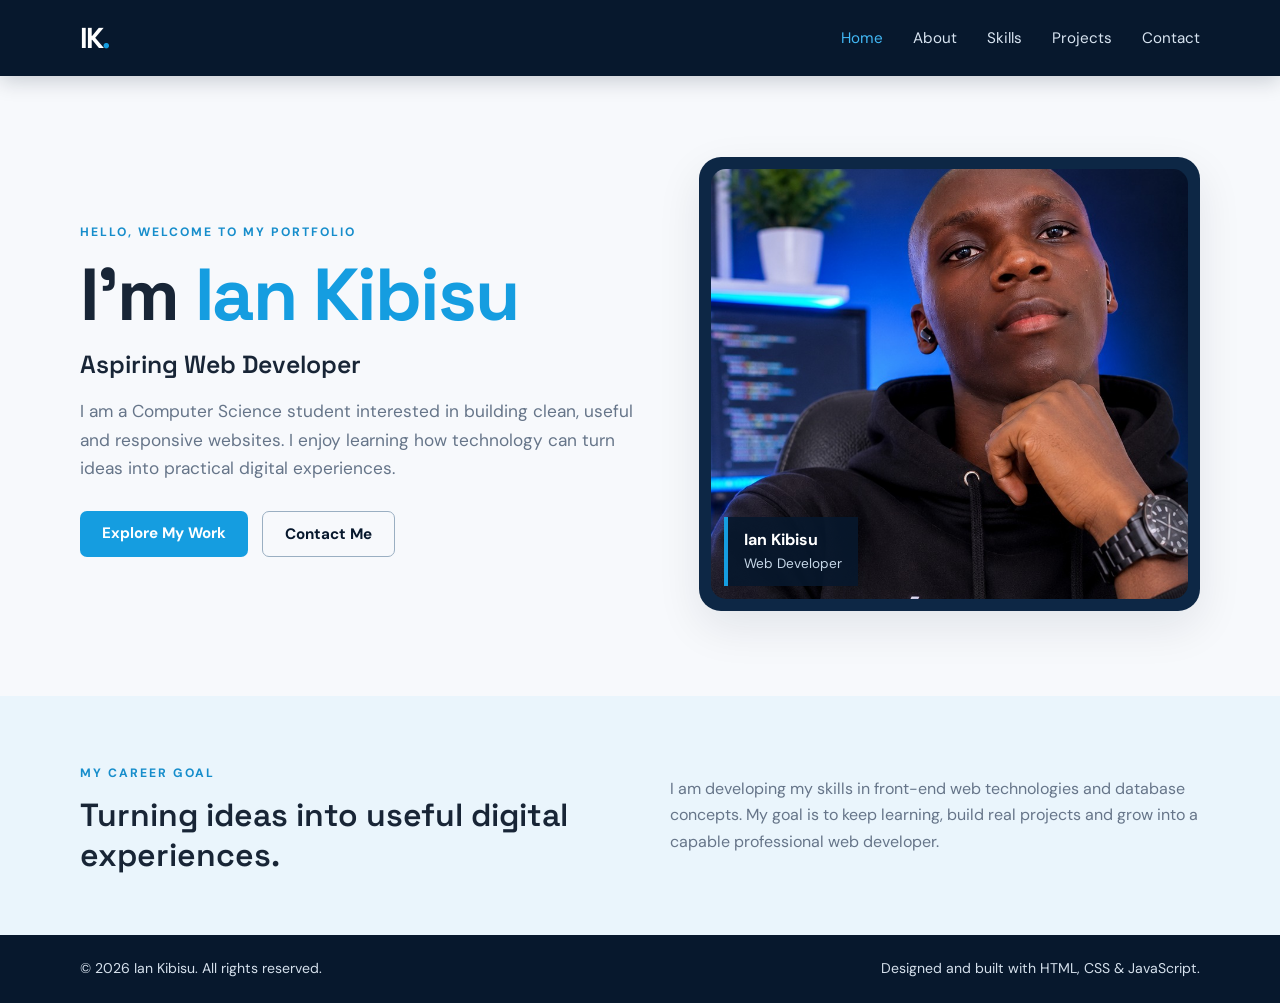
<file: index.html>
<!DOCTYPE html>
<html lang="en">
<head>
  <meta charset="UTF-8">
  <meta name="viewport" content="width=device-width, initial-scale=1.0">
  <meta name="description" content="The personal portfolio of Ian Kibisu, an aspiring web developer and Computer Science student.">
  <title>Ian Kibisu | Web Developer</title>
  <link rel="stylesheet" href="style.css">
  <script src="script.js" defer></script>
</head>
<body>
  <header class="site-header">
    <nav class="navbar container" aria-label="Main navigation">
      <a class="logo" href="index.html">IK<span>.</span></a>
      <button class="menu-toggle" aria-label="Open navigation" aria-expanded="false">☰</button>
      <ul class="nav-links">
        <li><a class="active" href="index.html">Home</a></li>
        <li><a href="about.html">About</a></li>
        <li><a href="skills.html">Skills</a></li>
        <li><a href="projects.html">Projects</a></li>
        <li><a href="contact.html">Contact</a></li>
      </ul>
    </nav>
  </header>

  <main>
    <section class="hero container">
      <div class="hero-copy">
        <p class="eyebrow">HELLO, WELCOME TO MY PORTFOLIO</p>
        <h1>I'm <span>Ian Kibisu</span></h1>
        <h2>Aspiring Web Developer</h2>
        <p class="hero-text">I am a Computer Science student interested in building clean, useful and responsive websites. I enjoy learning how technology can turn ideas into practical digital experiences.</p>
        <div class="hero-actions">
          <a class="button" href="projects.html">Explore My Work</a>
          <a class="button button-outline" href="contact.html">Contact Me</a>
        </div>
      </div>
      <div class="hero-image-wrap">
        <img class="hero-image" src="profile.jpg" alt="Ian Kibisu">
        <div class="image-caption"><strong>Ian Kibisu</strong><span>Web Developer</span></div>
      </div>
    </section>

    <section class="quick-intro">
      <div class="container intro-grid">
        <div><p class="eyebrow">MY CAREER GOAL</p><h2>Turning ideas into useful digital experiences.</h2></div>
        <p>I am developing my skills in front-end web technologies and database concepts. My goal is to keep learning, build real projects and grow into a capable professional web developer.</p>
      </div>
    </section>
  </main>

  <footer class="site-footer"><div class="container footer-inner"><p>© <span class="year"></span> Ian Kibisu. All rights reserved.</p><p>Designed and built with HTML, CSS &amp; JavaScript.</p></div></footer>
</body>
</html>
</file>
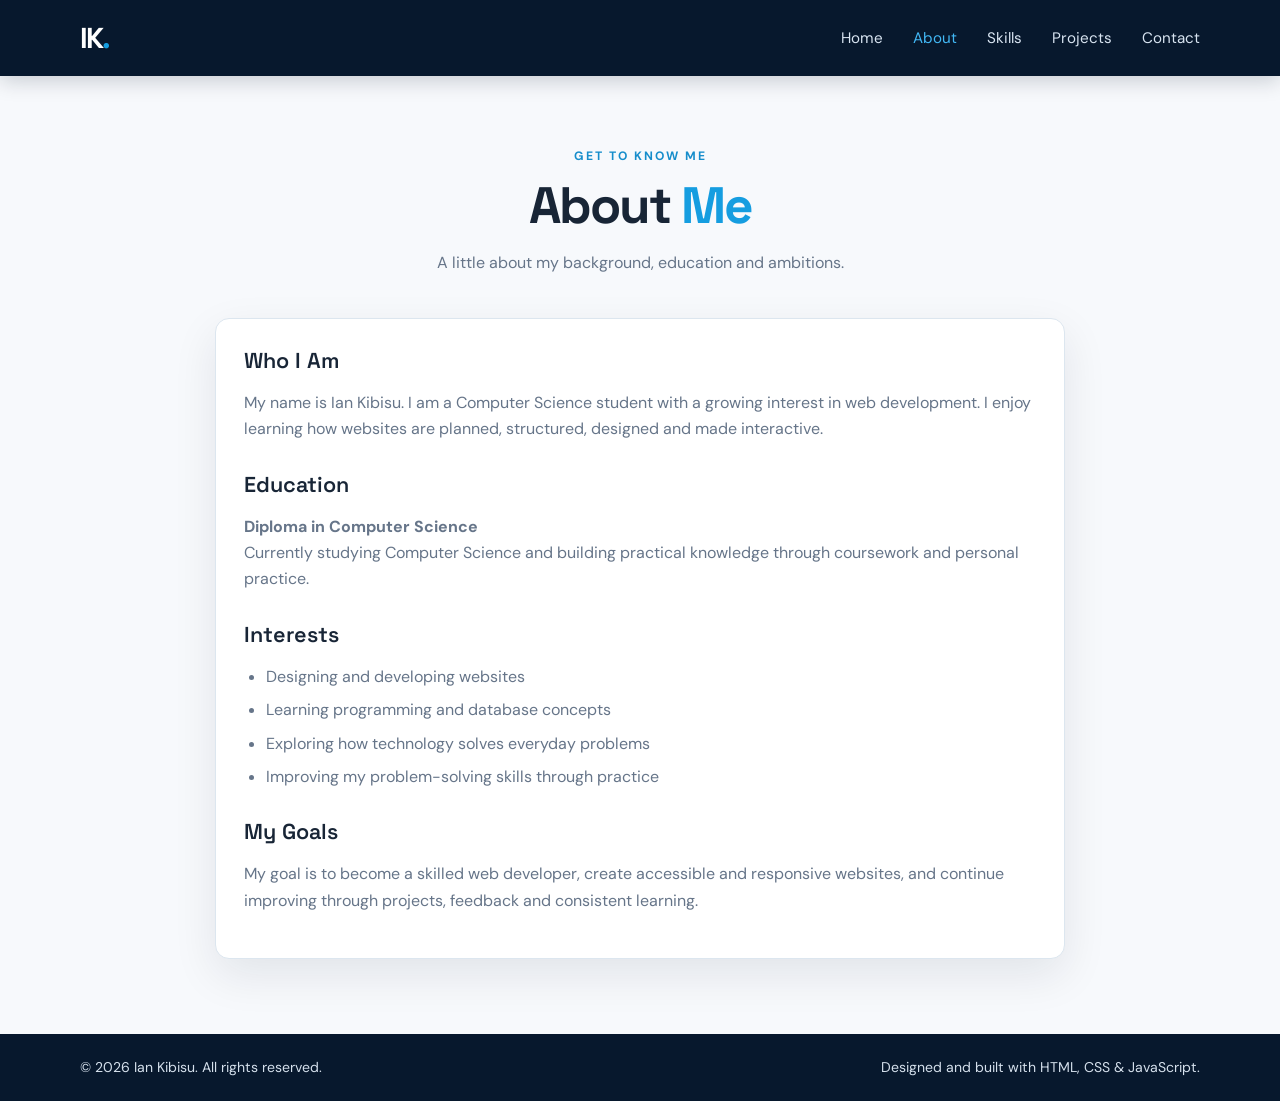
<file: about.html>
<!DOCTYPE html>
<html lang="en">
<head>
  <meta charset="UTF-8"><meta name="viewport" content="width=device-width, initial-scale=1.0">
  <meta name="description" content="Learn about Ian Kibisu, his education, interests and goals.">
  <title>About | Ian Kibisu</title><link rel="stylesheet" href="style.css"><script src="script.js" defer></script>
</head>
<body>
  <header class="site-header"><nav class="navbar container" aria-label="Main navigation">
    <a class="logo" href="index.html">IK<span>.</span></a><button class="menu-toggle" aria-label="Open navigation" aria-expanded="false">☰</button>
    <ul class="nav-links"><li><a href="index.html">Home</a></li><li><a class="active" href="about.html">About</a></li><li><a href="skills.html">Skills</a></li><li><a href="projects.html">Projects</a></li><li><a href="contact.html">Contact</a></li></ul>
  </nav></header>
  <main class="container page-main">
    <section class="page-heading"><p class="eyebrow">GET TO KNOW ME</p><h1>About <span>Me</span></h1><p>A little about my background, education and ambitions.</p></section>
    <section class="content-card about-card">
      <h2>Who I Am</h2>
      <p>My name is Ian Kibisu. I am a Computer Science student with a growing interest in web development. I enjoy learning how websites are planned, structured, designed and made interactive.</p>
      <h2>Education</h2>
      <p><strong>Diploma in Computer Science</strong><br>Currently studying Computer Science and building practical knowledge through coursework and personal practice.</p>
      <h2>Interests</h2>
      <ul class="styled-list"><li>Designing and developing websites</li><li>Learning programming and database concepts</li><li>Exploring how technology solves everyday problems</li><li>Improving my problem-solving skills through practice</li></ul>
      <h2>My Goals</h2>
      <p>My goal is to become a skilled web developer, create accessible and responsive websites, and continue improving through projects, feedback and consistent learning.</p>
    </section>
  </main>
  <footer class="site-footer"><div class="container footer-inner"><p>© <span class="year"></span> Ian Kibisu. All rights reserved.</p><p>Designed and built with HTML, CSS &amp; JavaScript.</p></div></footer>
</body></html>
</file>
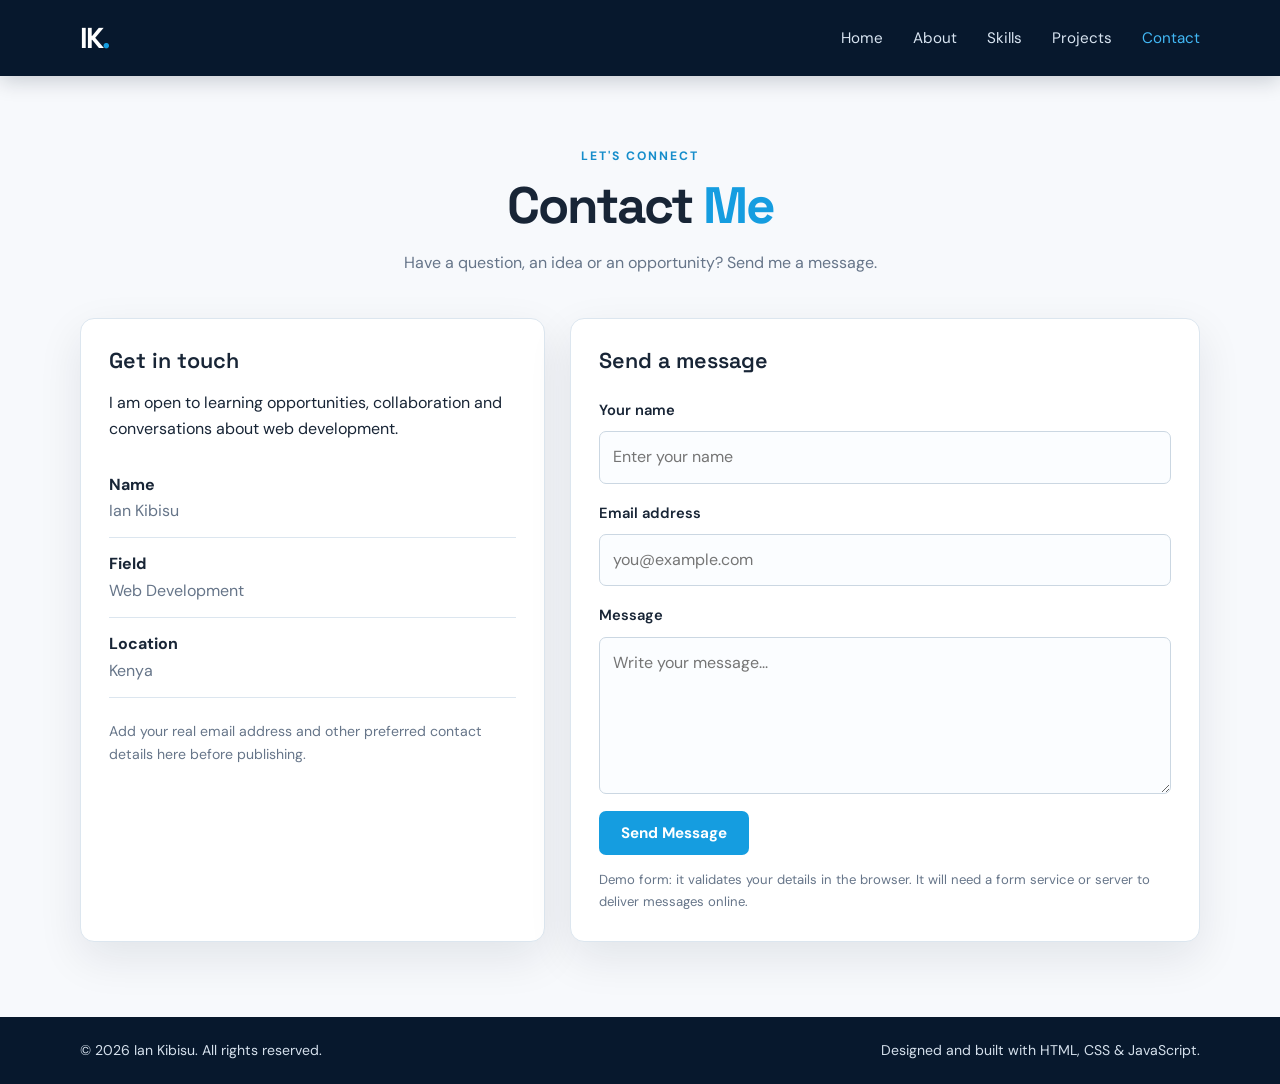
<file: contact.html>
<!DOCTYPE html>
<html lang="en">
<head>
  <meta charset="UTF-8"><meta name="viewport" content="width=device-width, initial-scale=1.0">
  <meta name="description" content="Contact Ian Kibisu.">
  <title>Contact | Ian Kibisu</title><link rel="stylesheet" href="style.css"><script src="script.js" defer></script>
</head>
<body>
  <header class="site-header"><nav class="navbar container" aria-label="Main navigation">
    <a class="logo" href="index.html">IK<span>.</span></a><button class="menu-toggle" aria-label="Open navigation" aria-expanded="false">☰</button>
    <ul class="nav-links"><li><a href="index.html">Home</a></li><li><a href="about.html">About</a></li><li><a href="skills.html">Skills</a></li><li><a href="projects.html">Projects</a></li><li><a class="active" href="contact.html">Contact</a></li></ul>
  </nav></header>
  <main class="container page-main">
    <section class="page-heading"><p class="eyebrow">LET'S CONNECT</p><h1>Contact <span>Me</span></h1><p>Have a question, an idea or an opportunity? Send me a message.</p></section>
    <section class="contact-layout">
      <div class="content-card"><h2>Get in touch</h2><p>I am open to learning opportunities, collaboration and conversations about web development.</p><div class="contact-detail"><strong>Name</strong><span>Ian Kibisu</span></div><div class="contact-detail"><strong>Field</strong><span>Web Development</span></div><div class="contact-detail"><strong>Location</strong><span>Kenya</span></div><p class="muted-note">Add your real email address and other preferred contact details here before publishing.</p></div>
      <form class="content-card contact-form" id="contactForm">
        <h2>Send a message</h2>
        <label for="name">Your name</label><input id="name" name="name" type="text" placeholder="Enter your name" required>
        <label for="email">Email address</label><input id="email" name="email" type="email" placeholder="you@example.com" required>
        <label for="message">Message</label><textarea id="message" name="message" rows="5" placeholder="Write your message..." required></textarea>
        <button class="button" type="submit">Send Message</button>
        <p class="form-note" id="formNote" role="status">Demo form: it validates your details in the browser. It will need a form service or server to deliver messages online.</p>
      </form>
    </section>
  </main>
  <footer class="site-footer"><div class="container footer-inner"><p>© <span class="year"></span> Ian Kibisu. All rights reserved.</p><p>Designed and built with HTML, CSS &amp; JavaScript.</p></div></footer>
</body></html>
</file>
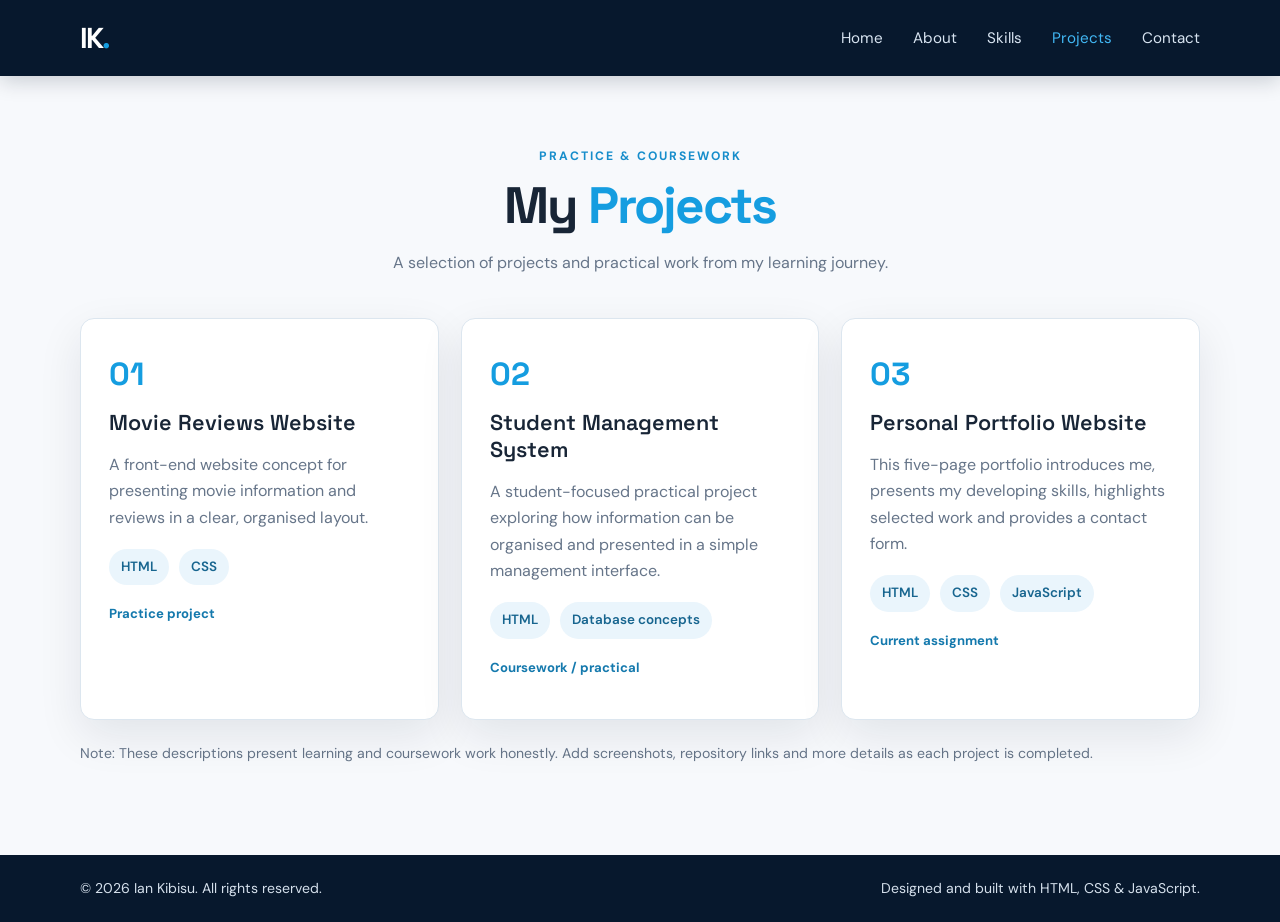
<file: projects.html>
<!DOCTYPE html>
<html lang="en">
<head>
  <meta charset="UTF-8"><meta name="viewport" content="width=device-width, initial-scale=1.0">
  <meta name="description" content="Selected learning and coursework projects by Ian Kibisu.">
  <title>Projects | Ian Kibisu</title><link rel="stylesheet" href="style.css"><script src="script.js" defer></script>
</head>
<body>
  <header class="site-header"><nav class="navbar container" aria-label="Main navigation">
    <a class="logo" href="index.html">IK<span>.</span></a><button class="menu-toggle" aria-label="Open navigation" aria-expanded="false">☰</button>
    <ul class="nav-links"><li><a href="index.html">Home</a></li><li><a href="about.html">About</a></li><li><a href="skills.html">Skills</a></li><li><a class="active" href="projects.html">Projects</a></li><li><a href="contact.html">Contact</a></li></ul>
  </nav></header>
  <main class="container page-main">
    <section class="page-heading"><p class="eyebrow">PRACTICE &amp; COURSEWORK</p><h1>My <span>Projects</span></h1><p>A selection of projects and practical work from my learning journey.</p></section>
    <section class="projects-grid">
      <article class="project-card"><div class="project-number">01</div><h2>Movie Reviews Website</h2><p>A front-end website concept for presenting movie information and reviews in a clear, organised layout.</p><div class="tag-list"><span>HTML</span><span>CSS</span></div><p class="project-status">Practice project</p></article>
      <article class="project-card"><div class="project-number">02</div><h2>Student Management System</h2><p>A student-focused practical project exploring how information can be organised and presented in a simple management interface.</p><div class="tag-list"><span>HTML</span><span>Database concepts</span></div><p class="project-status">Coursework / practical</p></article>
      <article class="project-card"><div class="project-number">03</div><h2>Personal Portfolio Website</h2><p>This five-page portfolio introduces me, presents my developing skills, highlights selected work and provides a contact form.</p><div class="tag-list"><span>HTML</span><span>CSS</span><span>JavaScript</span></div><p class="project-status">Current assignment</p></article>
    </section>
    <p class="muted-note">Note: These descriptions present learning and coursework work honestly. Add screenshots, repository links and more details as each project is completed.</p>
  </main>
  <footer class="site-footer"><div class="container footer-inner"><p>© <span class="year"></span> Ian Kibisu. All rights reserved.</p><p>Designed and built with HTML, CSS &amp; JavaScript.</p></div></footer>
</body></html>
</file>
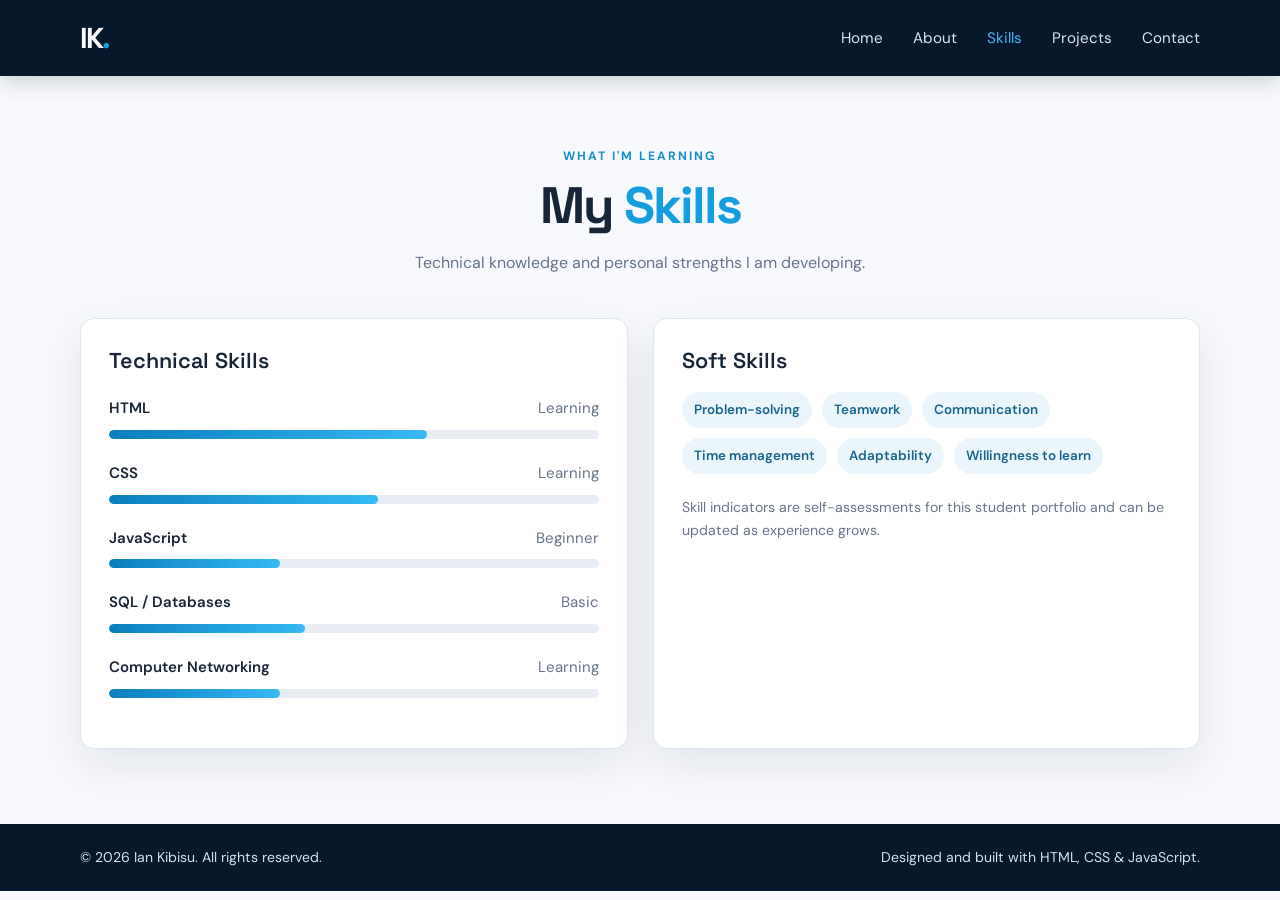
<file: skills.html>
<!DOCTYPE html>
<html lang="en">
<head>
  <meta charset="UTF-8"><meta name="viewport" content="width=device-width, initial-scale=1.0">
  <meta name="description" content="Technical and personal skills of Ian Kibisu.">
  <title>Skills | Ian Kibisu</title><link rel="stylesheet" href="style.css"><script src="script.js" defer></script>
</head>
<body>
  <header class="site-header"><nav class="navbar container" aria-label="Main navigation">
    <a class="logo" href="index.html">IK<span>.</span></a><button class="menu-toggle" aria-label="Open navigation" aria-expanded="false">☰</button>
    <ul class="nav-links"><li><a href="index.html">Home</a></li><li><a href="about.html">About</a></li><li><a class="active" href="skills.html">Skills</a></li><li><a href="projects.html">Projects</a></li><li><a href="contact.html">Contact</a></li></ul>
  </nav></header>
  <main class="container page-main">
    <section class="page-heading"><p class="eyebrow">WHAT I'M LEARNING</p><h1>My <span>Skills</span></h1><p>Technical knowledge and personal strengths I am developing.</p></section>
    <section class="skills-grid">
      <article class="content-card"><h2>Technical Skills</h2>
        <div class="skill"><div class="skill-label"><span>HTML</span><span>Learning</span></div><div class="skill-track"><span style="width:65%"></span></div></div>
        <div class="skill"><div class="skill-label"><span>CSS</span><span>Learning</span></div><div class="skill-track"><span style="width:55%"></span></div></div>
        <div class="skill"><div class="skill-label"><span>JavaScript</span><span>Beginner</span></div><div class="skill-track"><span style="width:35%"></span></div></div>
        <div class="skill"><div class="skill-label"><span>SQL / Databases</span><span>Basic</span></div><div class="skill-track"><span style="width:40%"></span></div></div>
        <div class="skill"><div class="skill-label"><span>Computer Networking</span><span>Learning</span></div><div class="skill-track"><span style="width:35%"></span></div></div>
      </article>
      <article class="content-card"><h2>Soft Skills</h2><div class="tag-list"><span>Problem-solving</span><span>Teamwork</span><span>Communication</span><span>Time management</span><span>Adaptability</span><span>Willingness to learn</span></div><p class="muted-note">Skill indicators are self-assessments for this student portfolio and can be updated as experience grows.</p></article>
    </section>
  </main>
  <footer class="site-footer"><div class="container footer-inner"><p>© <span class="year"></span> Ian Kibisu. All rights reserved.</p><p>Designed and built with HTML, CSS &amp; JavaScript.</p></div></footer>
</body></html>
</file>
<file: style.css>
@import url('https://fonts.googleapis.com/css2?family=DM+Sans:wght@400;500;600;700&family=Space+Grotesk:wght@500;600;700&display=swap');
:root{--navy:#07182d;--navy2:#0d2745;--blue:#159de0;--pale:#eaf5fc;--text:#182536;--muted:#667589;--white:#fff;--line:#dce6ef;--shadow:0 16px 45px rgba(7,24,45,.09)}
*{box-sizing:border-box}html{scroll-behavior:smooth}body{margin:0;font-family:'DM Sans',Arial,sans-serif;color:var(--text);background:#f7f9fc;line-height:1.65}a{color:inherit;text-decoration:none}.container{width:min(1120px,90%);margin:auto}.site-header{background:var(--navy);color:white;position:sticky;top:0;z-index:10;box-shadow:0 5px 20px #06132630}.navbar{min-height:76px;display:flex;align-items:center;justify-content:space-between}.logo{font:700 1.8rem 'Space Grotesk',sans-serif;letter-spacing:-2px}.logo span,.page-heading h1 span,.hero h1 span{color:var(--blue)}.nav-links{display:flex;gap:30px;list-style:none;margin:0;padding:0}.nav-links a{font-size:.95rem;color:#d8e4f1;transition:.2s}.nav-links a:hover,.nav-links a.active{color:#42b8f5}.menu-toggle{display:none;background:none;border:0;color:white;font-size:1.6rem}.hero{display:grid;grid-template-columns:1.05fr .95fr;gap:65px;align-items:center;padding-top:75px;padding-bottom:80px;min-height:620px}.eyebrow{color:#168dcb;font-size:.76rem;font-weight:700;letter-spacing:2px}.hero h1,.page-heading h1{font:700 clamp(2.7rem,6vw,4.6rem)/1.08 'Space Grotesk',sans-serif;letter-spacing:-2px;margin:12px 0}.hero h2{font:600 1.55rem 'Space Grotesk',sans-serif;margin:15px 0}.hero-text{color:var(--muted);font-size:1.08rem;max-width:570px}.hero-actions{display:flex;gap:14px;flex-wrap:wrap;margin-top:28px}.button{display:inline-block;background:var(--blue);color:white;border:0;border-radius:7px;padding:12px 22px;font:700 .95rem 'DM Sans',sans-serif;cursor:pointer;transition:.2s}.button:hover{background:#087db9;transform:translateY(-2px)}.button-outline{background:transparent;color:var(--navy);border:1px solid #9aafc2}.button-outline:hover{color:white}.hero-image-wrap{position:relative;background:var(--navy2);border-radius:22px;padding:12px;box-shadow:var(--shadow);overflow:hidden}.hero-image{display:block;width:100%;height:430px;object-fit:cover;object-position:35% center;border-radius:15px}.image-caption{position:absolute;left:25px;bottom:25px;background:#07182de8;color:white;padding:10px 16px;border-left:4px solid var(--blue);display:flex;flex-direction:column}.image-caption span{font-size:.85rem;color:#c7d8e9}.quick-intro{background:var(--pale);padding:55px 0}.intro-grid{display:grid;grid-template-columns:1fr 1fr;gap:60px;align-items:center}.intro-grid h2{font:600 2rem 'Space Grotesk',sans-serif;margin:5px 0}.intro-grid>p{color:var(--muted)}.site-footer{background:var(--navy);color:#d5e0ec;padding:22px 0;font-size:.88rem}.footer-inner{display:flex;justify-content:space-between;gap:15px;flex-wrap:wrap}.footer-inner p{margin:0}.page-main{padding-top:55px;padding-bottom:75px;min-height:75vh}.page-heading{text-align:center;margin:15px auto 42px;max-width:680px}.page-heading h1{font-size:3.2rem}.page-heading>p:last-child{color:var(--muted)}.content-card,.project-card{background:white;border:1px solid var(--line);border-radius:14px;padding:28px;box-shadow:var(--shadow)}.content-card h2,.project-card h2{font:600 1.35rem 'Space Grotesk',sans-serif;margin:0 0 15px}.about-card{max-width:850px;margin:auto}.about-card h2:not(:first-child){margin-top:28px}.about-card p{color:var(--muted)}.styled-list{color:var(--muted);padding-left:22px}.styled-list li{margin:7px 0}.skills-grid{display:grid;grid-template-columns:1fr 1fr;gap:25px}.skill{margin:22px 0}.skill-label{display:flex;justify-content:space-between;font-weight:600;font-size:.94rem}.skill-label span:last-child{color:var(--muted);font-weight:400}.skill-track{height:9px;background:#e7edf3;border-radius:20px;overflow:hidden;margin-top:9px}.skill-track span{display:block;height:100%;background:linear-gradient(90deg,#087fbd,#36b9f4);border-radius:20px}.tag-list{display:flex;gap:10px;flex-wrap:wrap;margin:18px 0}.tag-list span{background:var(--pale);color:#17658f;padding:7px 12px;border-radius:30px;font-size:.84rem;font-weight:600}.muted-note{color:var(--muted);font-size:.88rem;margin-top:22px}.projects-grid{display:grid;grid-template-columns:repeat(3,1fr);gap:22px}.project-card{position:relative;padding-top:35px}.project-number{color:#159de0;font:700 2rem 'Space Grotesk',sans-serif;margin-bottom:15px}.project-card p{color:var(--muted)}.project-card .project-status{font-size:.82rem;font-weight:700;color:#1479ad}.contact-layout{display:grid;grid-template-columns:.85fr 1.15fr;gap:25px}.contact-detail{display:flex;flex-direction:column;border-bottom:1px solid var(--line);padding:13px 0}.contact-detail span{color:var(--muted)}.contact-form{display:flex;flex-direction:column;gap:9px}.contact-form label{font-weight:600;font-size:.92rem}.contact-form input,.contact-form textarea{font:inherit;padding:12px 13px;border:1px solid #cbd7e2;border-radius:7px;background:#fbfdff;width:100%;margin-bottom:8px}.contact-form input:focus,.contact-form textarea:focus{outline:2px solid #8bd4fa;border-color:var(--blue)}.contact-form textarea{resize:vertical}.contact-form .button{align-self:flex-start}.form-note{font-size:.82rem;color:var(--muted);margin:5px 0 0}
@media(max-width:800px){.hero{grid-template-columns:1fr;gap:35px;padding-top:50px}.hero-image-wrap{max-width:520px;margin:auto;width:100%}.hero-image{height:360px}.intro-grid,.skills-grid,.contact-layout{grid-template-columns:1fr}.projects-grid{grid-template-columns:1fr 1fr}.nav-links{gap:17px}}
@media(max-width:600px){.navbar{min-height:66px}.menu-toggle{display:block}.nav-links{display:none;position:absolute;top:66px;left:0;right:0;background:var(--navy2);padding:18px 5%;flex-direction:column;gap:14px}.nav-links.open{display:flex}.hero{padding-top:42px;padding-bottom:50px}.hero h1{font-size:3rem}.hero-image{height:320px}.page-main{padding-top:35px}.page-heading h1{font-size:2.6rem}.projects-grid{grid-template-columns:1fr}.content-card,.project-card{padding:22px}.footer-inner{flex-direction:column}}
</file>
